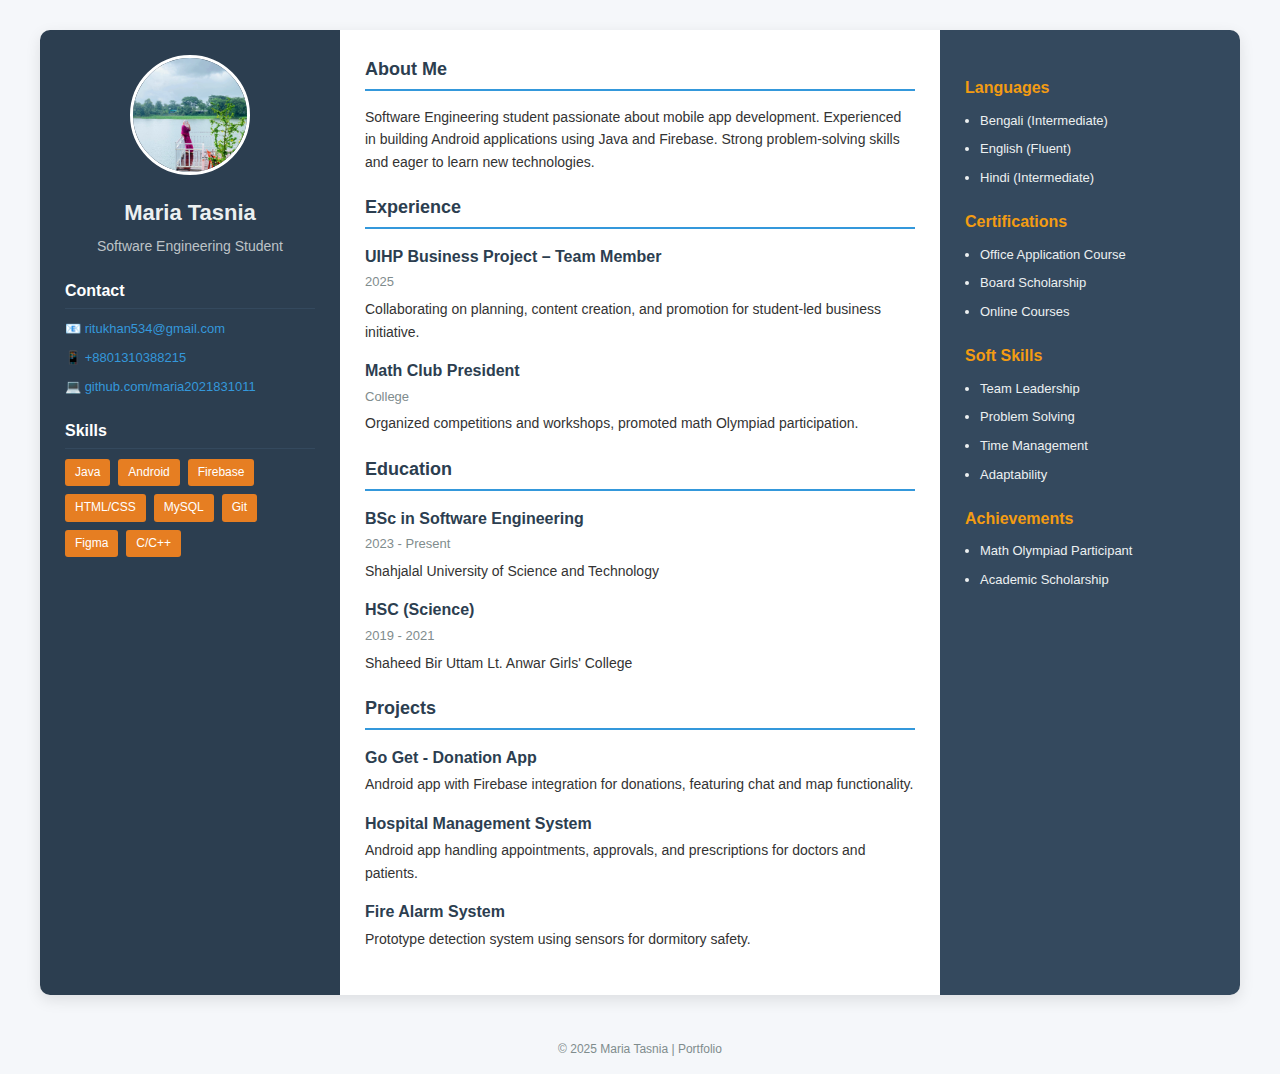
<file: cv.html>
<!DOCTYPE html>
<html lang="en">
<head>
  <meta charset="UTF-8">
  <meta name="viewport" content="width=device-width, initial-scale=1.0">
  <title>Maria Tasnia - CV</title>
  <style>
    * {
      box-sizing: border-box;
      margin: 0;
      padding: 0;
    }
    body {
      font-family: 'Segoe UI', Tahoma, Geneva, Verdana, sans-serif;
      background: #f5f7fa;
      color: #333;
      line-height: 1.6;
    }
    .container {
      display: grid;
      grid-template-columns: 1fr 2fr 1fr;
      max-width: 1200px;
      margin: 30px auto;
      background: white;
      border-radius: 10px;
      overflow: hidden;
      box-shadow: 0 5px 15px rgba(0,0,0,0.1);
    }
    .left, .center, .right {
      padding: 25px;
    }
    .left {
      background: #2c3e50;
      color: #ecf0f1;
    }
    .left img {
      width: 120px;
      height: 120px;
      border-radius: 50%;
      margin: 0 auto 20px;
      display: block;
      border: 3px solid white;
      object-fit: cover;
    }
    .left h1 {
      font-size: 22px;
      margin-bottom: 5px;
      text-align: center;
    }
    .left p {
      font-size: 14px;
      color: #bdc3c7;
      margin-bottom: 20px;
      text-align: center;
    }
    .left h3 {
      color: white;
      margin: 20px 0 10px;
      font-size: 16px;
      border-bottom: 1px solid #34495e;
      padding-bottom: 5px;
    }
    .left ul {
      list-style: none;
    }
    .left li {
      margin-bottom: 8px;
      font-size: 13px;
    }
    .left a {
      color: #3498db;
      text-decoration: none;
      word-break: break-all;
    }
    .skills {
      display: flex;
      flex-wrap: wrap;
      gap: 8px;
    }
    .skill {
      background: #e67e22;
      color: white;
      padding: 4px 10px;
      border-radius: 3px;
      font-size: 12px;
    }
    .center h2 {
      color: #2c3e50;
      border-bottom: 2px solid #3498db;
      padding-bottom: 5px;
      margin-bottom: 15px;
      font-size: 18px;
    }
    .center section {
      margin-bottom: 20px;
    }
    .center p {
      margin-bottom: 10px;
      font-size: 14px;
    }
    .job, .project {
      margin-bottom: 15px;
    }
    .job-title, .project-title {
      font-weight: bold;
      color: #2c3e50;
      margin-bottom: 3px;
    }
    .job-date, .project-date {
      color: #7f8c8d;
      font-size: 13px;
      margin-bottom: 5px;
    }
    .right {
      background: #34495e;
      color: #ecf0f1;
    }
    .right h3 {
      margin: 20px 0 10px;
      font-size: 16px;
      color: #f39c12;
    }
    .right ul {
      padding-left: 15px;
    }
    .right li {
      margin-bottom: 8px;
      font-size: 13px;
    }
    .footer {
      text-align: center;
      font-size: 12px;
      color: #7f8c8d;
      padding: 15px;
    }
    @media (max-width: 900px) {
      .container {
        grid-template-columns: 1fr;
      }
      .right ul {
        padding-left: 20px;
      }
    }
    @media (max-width: 500px) {
      .left, .center, .right {
        padding: 20px;
      }
      .left img {
        width: 100px;
        height: 100px;
      }
    }
  </style>
</head>
<body>

  <div class="container">
    
    <div class="left">
      <img src="WhatsApp Image 2025-08-10 at 17.52.50_25350df8.jpg" alt="Maria Tasnia">
      <h1>Maria Tasnia</h1>
      <p>Software Engineering Student</p>

      <h3>Contact</h3>
      <ul>
        <li>📧 <a href="mailto:ritukhan534@gmail.com">ritukhan534@gmail.com</a></li>
        <li>📱 <a href="tel:+8801310388215">+8801310388215</a></li>
        <li>💻 <a href="https://github.com/maria2021831011">github.com/maria2021831011</a></li>
      </ul>

      <h3>Skills</h3>
      <div class="skills">
        <span class="skill">Java</span>
        <span class="skill">Android</span>
        <span class="skill">Firebase</span>
        <span class="skill">HTML/CSS</span>
        <span class="skill">MySQL</span>
        <span class="skill">Git</span>
        <span class="skill">Figma</span>
        <span class="skill">C/C++</span>
      </div>
    </div>

    
    <div class="center">
      <section>
        <h2>About Me</h2>
        <p>Software Engineering student passionate about mobile app development. Experienced in building Android applications using Java and Firebase. Strong problem-solving skills and eager to learn new technologies.</p>
      </section>

      <section>
        
        <h2>Experience</h2>
        <div class="job">
          <div class="job-title">UIHP Business Project – Team Member</div>
          <div class="job-date">2025</div>
          <p>Collaborating on planning, content creation, and promotion for student-led business initiative.</p>
        </div>
          <div class="job">
          <div class="job-title">Math Club President</div>
          <div class="job-date">College</div>
          <p>Organized competitions and workshops, promoted math Olympiad participation.</p>
        </div>
      </section>

      <section>
        <h2>Education</h2>
        <div class="job">
          <div class="job-title">BSc in Software Engineering</div>
          <div class="job-date">2023 - Present</div>
          <p>Shahjalal University of Science and Technology</p>
        </div>
        <div class="job">
          <div class="job-title">HSC (Science)</div>
          <div class="job-date">2019 - 2021</div>
          <p>Shaheed Bir Uttam Lt. Anwar Girls' College</p>
        </div>
      </section>

      <section>
        <h2>Projects</h2>
        <div class="project">
          <div class="project-title">Go Get - Donation App</div>
          <p>Android app with Firebase integration for donations, featuring chat and map functionality.</p>
        </div>
        <div class="project">
          <div class="project-title">Hospital Management System</div>
          <p>Android app handling appointments, approvals, and prescriptions for doctors and patients.</p>
        </div>
        <div class="project">
          <div class="project-title">Fire Alarm System</div>
          <p>Prototype detection system using sensors for dormitory safety.</p>
        </div>
      </section>
    </div>

   
    <div class="right">
      <h3>Languages</h3>
      <ul>
        <li>Bengali (Intermediate)</li>
        <li>English (Fluent)</li>
        <li>Hindi (Intermediate)</li>
      </ul>

      <h3>Certifications</h3>
      <ul>
        <li>Office Application Course</li>
        <li>Board Scholarship</li>
        <li>Online Courses</li>
      </ul>

      <h3>Soft Skills</h3>
      <ul>
        <li>Team Leadership</li>
        <li>Problem Solving</li>
        <li>Time Management</li>
        <li>Adaptability</li>
      </ul>

      <h3>Achievements</h3>
      <ul>
        <li>Math Olympiad Participant</li>
        <li>Academic Scholarship</li>
      </ul>
    </div>
  </div>

  <div class="footer">
    &copy; 2025 Maria Tasnia | Portfolio
  </div>

</body>
</html>
</file>
